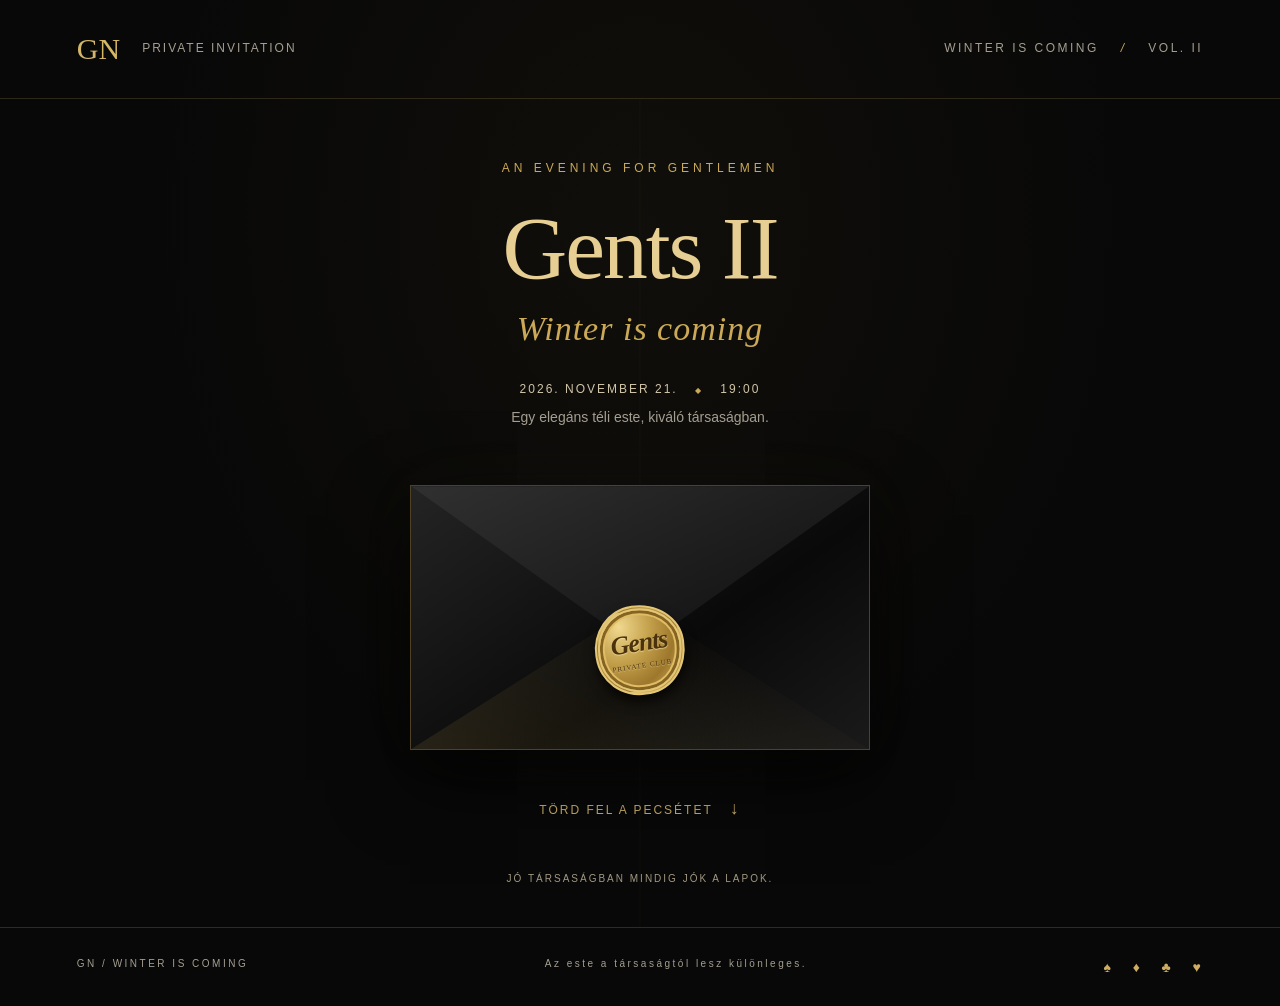
<file: index.html>
<!doctype html>
<html lang="hu"><head><meta charset="utf-8"><meta name="viewport" content="width=device-width, initial-scale=1"><meta name="theme-color" content="#080808"><meta name="description" content="Gents II — Winter is coming. Egy elegáns téli este: poker, blackjack, jó társaság."><title>Gents II · Winter is coming</title><link rel="stylesheet" href="./style.css"><script src="./app.js" defer></script></head>
<body><header class="masthead"><a href="./" class="brand">GN<span>PRIVATE INVITATION</span></a><span class="edition">WINTER IS COMING <i> / </i> VOL. II</span></header>
<main><section class="hero"><p class="eyebrow">AN EVENING FOR GENTLEMEN</p><h1>Gents II<span class="hero-edition">Winter is coming</span></h1><p class="intro">2026. NOVEMBER 21. <span class="date-dot">◆</span> 19:00<br><span class="hero-caption">Egy elegáns téli este, kiváló társaságban.</span></p>
<button class="envelope" id="envelope" aria-expanded="false" aria-controls="invitation" aria-label="Gents pecsétes meghívó kinyitása"><span class="letter"><span>YOU ARE INVITED</span><strong>Gents II</strong><i>Winter is coming</i></span><span class="pocket"></span><span class="flap"></span><span class="seal"><span class="seal-word">Gents</span><span class="seal-detail">PRIVATE CLUB</span></span></button>
<button class="open-link" id="open-link" aria-controls="invitation">TÖRD FEL A PECSÉTET <span>↓</span></button><p class="tiny">JÓ TÁRSASÁGBAN MINDIG JÓK A LAPOK.</p></section>
<section class="invitation" id="invitation" hidden><div class="invite-heading"><p class="eyebrow">SZERETETTEL MEGHÍVUNK</p><h2>Gents II</h2><p class="script">Winter is coming</p><div class="ornament">◆</div><p>Egy este, ahol a tét a jó hangulat.<br>Foglalj helyet az asztalnál — a többit hozzuk mi.</p></div>
<div class="details"><div><span>MIKOR</span><strong id="event-date">2026. november 21., szombat</strong><p>19:00-tól</p></div><div><span>HOL</span><strong>Kossuth utca 12.</strong><p>9025 Győr</p><p>Behajtás: a Bercsényi liget felőli nagykapun</p><p><a class="map-link" href="https://www.google.com/maps/search/?api=1&amp;query=Gy%C5%91r%2C+Kossuth+utca+12" target="_blank" rel="noopener">TÉRKÉP ↗</a></p></div><div><span>DRESS CODE</span><strong>Öltözz ki!</strong><p>Elegáns esemény lesz.</p></div></div>
<div class="program"><div class="program-title"><p class="eyebrow">AZ ESTE LAPJAI</p><h3>All in for a good night.</h3></div><article><span class="suit">♠</span><h4>Poker</h4><p>Egy kis blöff.<br>Egy nagy sztori.</p></article><article><span class="suit">♣</span><h4>Blackjack</h4><p>Még egy lap?<br>A döntés a tiéd.</p></article><article><span class="suit">♦</span><h4>Dress code</h4><p>Elegáns este.<br>Öltözz ki az alkalomhoz!</p></article></div>
<section class="rsvp"><div class="rsvp-copy"><p class="eyebrow">A TE HELYED AZ ASZTALNÁL</p><h3>Számíthatunk<br><em>rád?</em></h3><p>Jelezz vissza, hogy tudjunk készülni.<br>Elegáns esemény lesz — mindenki öltözzön ki!</p><span class="large-star">✳</span></div><form id="rsvp-form"><p id="config-notice" class="notice">A jelentkezési űrlap betöltése…</p><input type="text" name="_honey" class="honeypot" tabindex="-1" autocomplete="off" aria-hidden="true"><fieldset id="form-fields"><legend class="sr-only">Jelentkezés</legend><div class="form-row"><label>Neved<input name="name" autocomplete="name" placeholder="Ahogy szólíthatunk" required minlength="2" maxlength="100"></label><label>E-mail-címed<input name="email" type="email" autocomplete="email" placeholder="nev@email.hu" required maxlength="254"></label></div><label>Ott leszel?<select name="attending"><option value="yes">Igen, számítsatok rám!</option><option value="no">Ezúttal kihagyom</option></select></label><label>Van valami, amit tudnunk kell? <span class="optional">(opcionális)</span><textarea name="notes" rows="3" maxlength="2000" placeholder="Kérés, kérdés vagy bármi, amit megosztanál…"></textarea></label><label class="check consent"><input name="consent" type="checkbox" required><span>Hozzájárulok, hogy a szervező a megadott adataimat az esemény szervezéséhez kezelje. A jelentkezést a FormSubmit továbbítja a szervezőnek e-mailben.</span></label><button class="primary" type="submit">VISSZAJELZÉS KÜLDÉSE <span>↗</span></button></fieldset><p id="form-status" role="status" aria-live="polite"></p></form>
<div id="success" class="success" hidden tabindex="-1"><span class="suit">✓</span><h3>Visszajelzésed megérkezett.</h3><p id="success-text">Köszönjük a visszajelzést! Az estét mentsd el a naptáradba is — és ne feledd: elegáns esemény, öltözz ki!</p><div id="calendar-actions"><a id="google-calendar" class="primary" target="_blank" rel="noopener">GOOGLE NAPTÁR ↗</a><button class="secondary" id="apple-calendar">APPLE NAPTÁR · .ICS ↓</button><small>A naptárbejegyzést a megnyíló naptárban tudod jóváhagyni.</small></div></div></section></section></main><footer><span>GN / WINTER IS COMING</span><span>Az este a társaságtól lesz különleges.</span><span>♠ &nbsp; ♦ &nbsp; ♣ &nbsp; ♥</span></footer></body></html>
</file>
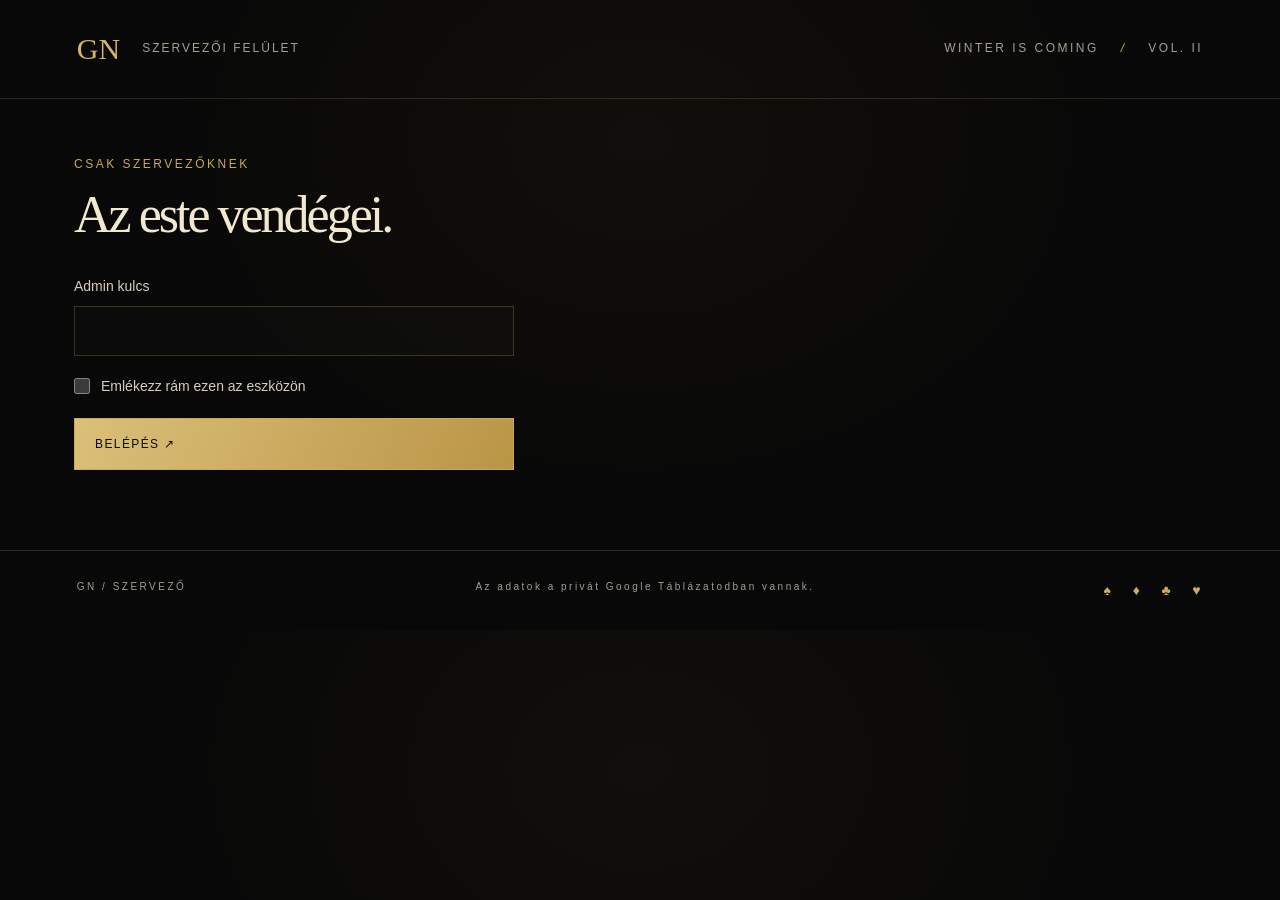
<file: admin.html>
<!doctype html>
<html lang="hu"><head><meta charset="utf-8"><meta name="viewport" content="width=device-width, initial-scale=1"><meta name="robots" content="noindex, nofollow"><meta name="referrer" content="no-referrer"><meta name="theme-color" content="#080808"><title>Gents Night · Szervező</title><link rel="stylesheet" href="./style.css"><link rel="stylesheet" href="./admin.css"><script src="./admin.js" defer></script></head>
<body><header class="masthead"><a href="./" class="brand">GN<span>SZERVEZŐI FELÜLET</span></a><span class="edition">WINTER IS COMING <i> / </i> VOL. II</span></header>
<main class="admin">
<p class="eyebrow">CSAK SZERVEZŐKNEK</p><h1>Az este vendégei.</h1>
<form id="login"><label>Admin kulcs<input name="key" type="password" required autocomplete="current-password" spellcheck="false"></label><label class="check"><input name="remember" type="checkbox"><span>Emlékezz rám ezen az eszközön</span></label><button class="primary">BELÉPÉS ↗</button></form>
<p id="status" class="notice" role="status" aria-live="polite"></p>
<section id="results" hidden>
  <div class="stats">
    <div><span>JÖN</span><strong id="s-yes">0</strong></div>
    <div><span>NEM JÖN</span><strong id="s-no">0</strong></div>
    <div><span>BEKÜLDÉS ÖSSZESEN</span><strong id="s-all">0</strong></div>
  </div>
  <div class="toolbar">
    <input id="search" type="search" placeholder="Keresés név, e-mail vagy megjegyzés alapján…" aria-label="Keresés">
    <select id="filter" aria-label="Szűrés"><option value="all">Mindenki</option><option value="yes">Jön</option><option value="no">Nem jön</option><option value="notes">Van megjegyzése</option></select>
    <label class="check inline"><input id="history" type="checkbox"><span>Korábbi beküldések is</span></label>
  </div>
  <div class="actions"><button id="refresh" class="secondary">FRISSÍTÉS ↻</button><button id="export" class="secondary">CSV LETÖLTÉSE ↓</button><a id="sheet-link" class="secondary" target="_blank" rel="noopener" hidden>GOOGLE TÁBLÁZAT ↗</a><button id="logout" class="secondary">KILÉPÉS</button></div>
  <p id="count" class="muted"></p>
  <div class="table-wrap"><table><thead><tr><th>Név</th><th>E-mail</th><th>Részvétel</th><th>Megjegyzés</th><th>Beérkezés</th></tr></thead><tbody id="rows"></tbody></table></div>
</section>
</main>
<footer><span>GN / SZERVEZŐ</span><span>Az adatok a privát Google Táblázatodban vannak.</span><span>♠ &nbsp; ♦ &nbsp; ♣ &nbsp; ♥</span></footer></body></html>
</file>
<file: style.css>
:root{color-scheme:dark;--bg:#211b1a;--gold:#c2a477;--cream:#eee5d5;--muted:#aaa096;--line:#b899692d}*{box-sizing:border-box}body{margin:0;background:radial-gradient(ellipse at 50% 25%,#45302955,transparent 58%),var(--bg);color:var(--cream);font:14px/1.7 Arial,sans-serif}button,input,select,textarea{font:inherit}button,a,input,textarea,select{-webkit-tap-highlight-color:transparent}button,a{touch-action:manipulation}button{cursor:pointer}a{color:inherit;text-decoration:none}button:focus-visible,a:focus-visible{outline:2px solid var(--gold);outline-offset:6px}.masthead{max-width:1360px;margin:auto;padding:32px 6%;display:flex;justify-content:space-between;align-items:center;border-bottom:1px solid var(--line)}.brand{font:30px Georgia,serif;display:flex;align-items:center;gap:22px;color:var(--gold)}.brand span,.edition,.eyebrow,.tiny,.open-link,.details>div>span,footer{font:10px/1.6 Arial,sans-serif;letter-spacing:2.5px}.brand span{font-size:9px;letter-spacing:2px;color:var(--muted)}.edition{color:var(--muted)}.edition i{margin:0 16px;color:var(--gold)}.hero{text-align:center;padding:66px 20px 46px;overflow:hidden}.eyebrow{color:var(--gold);font-size:10px}h1{font:clamp(48px,6.5vw,86px)/1.05 Georgia,serif;font-weight:400;letter-spacing:-3px;margin:22px 0}em{font-weight:400;color:var(--gold)}.intro{color:var(--muted);font-size:13px;margin:22px 0 54px}.envelope{display:block;position:relative;width:min(420px,85vw);height:245px;margin:0 auto 28px;border:1px solid #856950;background:#423025;isolation:isolate;box-shadow:0 24px 48px #0005;perspective:1100px;transition:transform .6s;background-image:repeating-linear-gradient(45deg,#ffffff03 0 1px,transparent 1px 4px)}.letter{position:absolute;inset:12px 18px 20px;background:#e9dfcc;color:#44372b;padding:32px 10px;border:1px solid #c2a477;display:flex;flex-direction:column;transition:transform 1s .35s;z-index:1}.letter>span{font-size:9px;letter-spacing:3px}.letter strong{font:32px Georgia,serif;margin:15px 0 0}.letter i{font:18px Georgia,serif}.pocket{position:absolute;inset:0;background:linear-gradient(145deg,#624832,#483326);clip-path:polygon(0 0,50% 55%,100% 0,100% 100%,0 100%);z-index:3}.pocket:after{content:'';position:absolute;inset:0;background:linear-gradient(30deg,#72533555,transparent);clip-path:polygon(0 100%,50% 45%,100% 100%)}.flap{position:absolute;inset:0;background:linear-gradient(#72533c,#58402e);clip-path:polygon(0 0,100% 0,50% 58%);transform-origin:top;transition:transform .8s,z-index 0s .4s;z-index:4}.seal{position:absolute;left:calc(50% - 29px);top:108px;width:58px;height:58px;border-radius:50%;background:radial-gradient(circle at 35% 30%,#8b3231,#501b21);border:4px double #a15a4b;box-shadow:0 4px 8px #0006;z-index:5;display:grid;place-items:center;font:18px Georgia;color:#c39374;transition:opacity .3s,transform .4s}.envelope:hover{transform:translateY(-4px)}.envelope.open .flap{transform:rotateX(180deg);z-index:0}.envelope.open .seal{opacity:0;transform:scale(.8)}.envelope.open .letter{transform:translateY(-75px)}.open-link{border:0;background:none;color:var(--gold);padding:16px}.open-link span{margin-left:12px;font-size:18px}.tiny{font-size:8px;color:#80746b;margin:32px 0 0}.invitation{max-width:1100px;margin:20px auto 90px;padding:0 40px;scroll-margin-top:30px}.invite-heading{text-align:center;border-top:1px solid var(--line);padding:64px 0 36px}.invite-heading h2{font:clamp(52px,8vw,92px)/1 Georgia;margin:20px 0 8px;letter-spacing:-3px}.script{font:italic 30px Georgia;color:var(--gold);margin:0}.ornament{color:var(--gold);margin:24px}.invite-heading>p:last-child{color:var(--muted)}.details{display:grid;grid-template-columns:repeat(3,1fr);border-top:1px solid var(--line);border-bottom:1px solid var(--line);padding:28px 0}.details>div{text-align:center;padding:8px 14px}.details>div+div{border-left:1px solid var(--line)}.details>div>span{display:block;color:var(--gold);font-size:9px;margin-bottom:10px}.details strong{font:19px Georgia}.details p{margin:4px 0;color:var(--muted);font-size:12px}.program{display:grid;grid-template-columns:1.5fr 1fr 1fr 1fr;gap:25px;padding:50px 0;border-bottom:1px solid var(--line);align-items:center}h3{font:32px/1.2 Georgia;font-weight:400}.program h3{font-size:26px;margin:10px 0;max-width:180px}.program article{text-align:center}.suit{font:34px Georgia;color:var(--gold)}h4{font:21px Georgia;margin:13px 0 8px}.program article p{font-size:12px;color:var(--muted);margin:0}.rsvp{display:grid;grid-template-columns:1fr 1.3fr;gap:70px;padding:65px 0 0}.rsvp-copy h3{font-size:54px;margin:20px 0}.rsvp-copy>p:not(.eyebrow){color:var(--muted);font-size:12px}.large-star{display:block;color:var(--gold);font-size:62px;margin-top:40px}fieldset{padding:0;margin:0;border:0;min-width:0}.form-row{display:grid;grid-template-columns:1fr 1fr;gap:16px}label{display:block;font-size:11px;color:#d7cdbd;margin-bottom:19px}input:not([type=checkbox]),select,textarea{display:block;width:100%;color:var(--cream);background:#ffffff04;border:1px solid #c2a47740;border-radius:0;margin-top:7px;padding:12px;font-size:12px;outline:none}input:focus,select:focus,textarea:focus{border-color:var(--gold)}select option{background:var(--bg)}textarea{resize:vertical}::placeholder{color:#8f8379}.check{display:flex;align-items:flex-start;gap:11px}.check input{accent-color:var(--gold);flex-shrink:0;width:16px;height:16px;margin:3px 0}.check strong{font-size:12px;font-weight:400}.check small{display:block;font-size:10px;color:var(--muted)}.whiskey{padding:14px;background:#c2a47708;border:1px solid var(--line)}.consent{font-size:10px;color:var(--muted);line-height:1.5}.optional{font-size:9px;color:var(--muted)}.primary,.secondary{display:flex;justify-content:space-between;align-items:center;gap:12px;width:100%;padding:15px 20px;letter-spacing:1.4px;font-size:10px;border:1px solid var(--gold);background:var(--gold);color:#261f18}.primary:hover{background:#d7bd93}.secondary{margin-top:12px;background:transparent;color:var(--gold)}button:disabled,fieldset:disabled{opacity:.5;cursor:not-allowed}.notice{font-size:12px;color:var(--gold);margin:0 0 20px}.success h3{font-size:36px}.success p{color:var(--muted)}.success small{display:block;color:var(--muted);font-size:10px;margin-top:16px}footer{display:flex;justify-content:space-between;gap:24px;border-top:1px solid var(--line);padding:28px 6%;color:var(--muted);font-size:8px}footer span:last-child{color:var(--gold);font-size:14px}.sr-only{position:absolute;width:1px;height:1px;overflow:hidden;clip-path:inset(50%)}[hidden]{display:none!important}.admin{max-width:1100px;margin:60px auto;padding:0 24px}.admin h1{font-size:45px}.admin form{max-width:450px}.admin-list{display:grid;gap:16px;margin-top:24px}.response{border:1px solid var(--line);padding:20px}.response p{margin:5px 0;white-space:pre-wrap;overflow-wrap:anywhere}.response small{color:var(--muted)}@media(max-width:700px){.masthead{padding:22px 6%}.brand span{display:none}.edition{font-size:8px}.hero{padding-top:45px}h1{letter-spacing:-2px}.envelope{height:210px;max-width:350px}.seal{top:90px}.letter{padding:20px 10px}.invitation{padding:0 24px}.details{grid-template-columns:1fr;gap:18px}.details>div+div{border-left:0}.program{grid-template-columns:repeat(3,1fr);gap:14px}.program-title{grid-column:1/-1;text-align:center;margin-bottom:14px}.program h3{max-width:none}.program h4{font-size:17px}.program article p{font-size:10px}.rsvp{grid-template-columns:1fr;gap:26px;padding-top:38px}.rsvp-copy h3{font-size:46px}.large-star{display:none}.form-row{grid-template-columns:1fr;gap:0}footer{flex-wrap:wrap;justify-content:center;text-align:center}.intro{margin-bottom:48px}}@media(prefers-reduced-motion:reduce){*,*:before,*:after{transition:none!important;animation:none!important;scroll-behavior:auto!important}}

/* Black tie invitation — black stock, antique gold, engraved seal. */
:root{--bg:#080808;--gold:#cba957;--cream:#f2e8cd;--muted:#a59f91;--line:#cba95738;color-scheme:dark}
body{background:radial-gradient(ellipse at 50% 22%,#b7933b0c,transparent 55%),#080808;font-size:16px}
.masthead{border-bottom-color:#cba95730}.brand{color:#d5b667}.brand span,.edition,.eyebrow{font-size:12px}.brand span{letter-spacing:2px}.edition i{color:var(--gold)}
.hero{padding:48px 20px 40px;background:linear-gradient(90deg,transparent 49.9%,#cba95706 50%,transparent 50.1%)}
.hero .eyebrow{letter-spacing:4px}.hero h1{font:400 clamp(54px,7vw,92px)/1.08 Georgia,serif;letter-spacing:-2px;margin:22px 0;color:#e7ce92}
.hero-edition{display:block;font:italic 400 clamp(24px,3vw,34px)/1.5 Georgia,serif;letter-spacing:1px;color:var(--gold);margin-top:6px}
.intro{font-size:12px;letter-spacing:2px;color:#d1c5a9;line-height:2.2;margin:22px 0 52px}.date-dot{font-size:8px;padding:0 12px;color:var(--gold)}.hero-caption{font-size:14px;letter-spacing:0;color:var(--muted)}
.envelope{width:min(460px,85vw);height:265px;border:1px solid #b993465c;background:repeating-linear-gradient(36deg,#ffffff03 0 1px,transparent 1px 4px),#121212;box-shadow:0 30px 70px #000b,0 0 70px #cba95708;overflow:visible}
.pocket{background:linear-gradient(145deg,#242424,#090909 60%,#1a1a1a)}.pocket:after{background:linear-gradient(30deg,#b8974424,transparent 60%)}
.flap{background:linear-gradient(155deg,#303030,#131313 65%);filter:drop-shadow(0 1px 0 #a88a46);clip-path:polygon(0 0,100% 0,50% 62%)}
.letter{background:#111;color:var(--gold);border:1px solid #ac8b42;box-shadow:inset 0 0 0 6px #111,inset 0 0 0 7px #ac8b4250;padding-top:28px}.letter>span{font-size:10px;letter-spacing:3px}.letter strong{font-size:34px}.letter i{color:#e6d2a2;margin-top:5px}
.seal{left:calc(50% - 45px);top:119px;width:90px;height:90px;display:flex;flex-direction:column;justify-content:center;gap:3px;border:5px double #e3c777;border-radius:47% 52% 46% 49% / 49% 46% 53% 48%;background:radial-gradient(ellipse at 28% 18%,#f0d88e 0,#c3a04b 38%,#9d772c 68%,#dbb75e 100%);box-shadow:0 7px 12px #000a,inset 0 0 0 3px #856422,inset 0 0 0 5px #dfbc65;transform:rotate(-9deg);color:#49320c;text-shadow:0 1px 1px #ffeab1a0}
.seal-word{font:italic bold 26px/1.1 Georgia,serif;letter-spacing:-1px}.seal-detail{font:7px/1.5 Georgia,serif;letter-spacing:1px}.envelope.open .seal{transform:rotate(-9deg) scale(.8)}
.open-link{font-size:12px;letter-spacing:2px;color:#d6b76e}.tiny{font-size:10px;letter-spacing:2px;color:#a39982}
.invite-heading{border-top:3px double #a2834059}.invite-heading h2{color:#e7ce92}.ornament{position:relative;max-width:220px;margin:24px auto}.ornament:before,.ornament:after{content:'';height:1px;width:80px;background:linear-gradient(90deg,transparent,#ba9649);position:absolute;top:50%;left:0}.ornament:after{left:auto;right:0;transform:rotate(180deg)}
.invite-heading>p:last-child{font-size:16px}.details>div>span{font-size:12px}.details p{font-size:14px}.details strong{font-size:21px}.program article p,.rsvp-copy>p:not(.eyebrow){font-size:14px}.program .eyebrow{font-size:12px}.rsvp-copy h3{color:#ead5a0}
label{font-size:14px}input:not([type=checkbox]),select,textarea{font-size:14px;background:#ffffff03;border-color:#cba95740}.check strong{font-size:14px}.check small,.consent,.optional{font-size:12px}.whiskey{background:#cba95708}.primary,.secondary{font-size:12px}.primary{background:linear-gradient(115deg,#dbc079,#ba9546);color:#0d0b07}.notice{font-size:14px}footer{font-size:10px}footer span:last-child{color:#cfad60}.large-star{color:#b99649}
@media(max-width:700px){.hero{padding-top:32px}.hero .eyebrow{font-size:10px;letter-spacing:2.3px}.hero h1{font-size:56px}.hero-edition{font-size:26px}.intro{font-size:11px;letter-spacing:1px;margin-bottom:42px}.envelope{max-width:350px;height:220px}.seal{top:95px;left:calc(50% - 39px);width:78px;height:78px}.seal-word{font-size:24px}.seal-detail{font-size:6px}.letter{padding-top:22px}.letter strong{font-size:30px}.edition{font-size:10px;letter-spacing:1.5px}.program article p{font-size:12px}.program h4{font-size:17px}.tiny{font-size:9px}.details strong{font-size:21px}}

.map-link{color:var(--gold);font-size:10px;letter-spacing:2px;text-decoration:none;border-bottom:1px solid var(--line)}
.map-link:hover{border-color:var(--gold)}

.snow{position:fixed;inset:0;pointer-events:none;overflow:hidden;z-index:30}
.flake{position:absolute;top:-30px;color:#f3efe6;text-shadow:0 0 6px #ffffff40;animation:snowfall linear infinite;will-change:transform}
.flake i{display:block;font-style:normal;animation:snowsway ease-in-out infinite alternate}
@keyframes snowfall{to{transform:translateY(calc(100vh + 60px))}}
@keyframes snowsway{from{transform:translateX(-14px)}to{transform:translateX(14px)}}
@media (prefers-reduced-motion:reduce){.snow{display:none}}

.honeypot{position:absolute;left:-10000px;width:1px;height:1px;overflow:hidden}
</file>
<file: admin.css>
.admin{max-width:1180px;margin:56px auto 80px;padding:0 24px}
.admin h1{font:400 clamp(34px,5vw,52px)/1.1 Georgia,serif;margin:8px 0 32px}
.admin form{max-width:440px}
.admin .notice:empty{display:none}
.stats{display:grid;grid-template-columns:repeat(3,1fr);border-top:1px solid var(--line);border-bottom:1px solid var(--line);margin-bottom:28px}
.stats>div{padding:22px 20px}
.stats>div+div{border-left:1px solid var(--line)}
.stats span{display:block;color:var(--gold);font-size:10px;letter-spacing:2.5px}
.stats strong{font:400 40px/1.2 Georgia,serif}
.toolbar{display:grid;grid-template-columns:1fr 220px auto;gap:14px;align-items:end}
.toolbar input,.toolbar select{margin-top:0}
.check.inline{display:flex;gap:10px;align-items:center;margin:0 0 12px;white-space:nowrap}
.actions{display:flex;flex-wrap:wrap;gap:10px;margin:6px 0 18px}
.actions .secondary{width:auto;margin:0;gap:10px;text-decoration:none;cursor:pointer}
.muted{color:var(--muted);font-size:12px}
.table-wrap{overflow-x:auto;border:1px solid var(--line)}
table{width:100%;border-collapse:collapse;font-size:13px}
th{text-align:left;font-weight:400;color:var(--gold);font-size:10px;letter-spacing:2px;padding:14px 16px;border-bottom:1px solid var(--line);white-space:nowrap}
td{padding:14px 16px;border-bottom:1px solid var(--line);vertical-align:top;overflow-wrap:anywhere}
tbody tr:last-child td{border-bottom:0}
td.notes{white-space:pre-wrap;max-width:340px;color:var(--muted)}
td.when{white-space:nowrap;color:var(--muted);font-size:12px}
tr.old td{opacity:.45}
.tag{display:inline-block;font-size:10px;letter-spacing:1.5px;padding:3px 8px;border:1px solid var(--line);white-space:nowrap}
.tag.yes{color:var(--gold);border-color:var(--gold)}
.tag.old{margin-left:6px;color:var(--muted)}
@media (max-width:760px){
  .admin{margin-top:32px;padding:0 16px}
  .stats{grid-template-columns:repeat(2,1fr)}
  .stats>div:nth-child(3){border-left:0}
  .stats>div:nth-child(n+3){border-top:1px solid var(--line)}
  .toolbar{grid-template-columns:1fr}
  .check.inline{margin:0}
  .table-wrap{border:0;overflow:visible}
  thead{display:none}
  table,tbody,tr,td{display:block;width:auto}
  tr{border:1px solid var(--line);padding:10px 0;margin-bottom:12px}
  td{border:0;padding:4px 16px;max-width:none!important}
  td::before{content:attr(data-label);display:block;color:var(--gold);font-size:9px;letter-spacing:2px}
}
</file>
